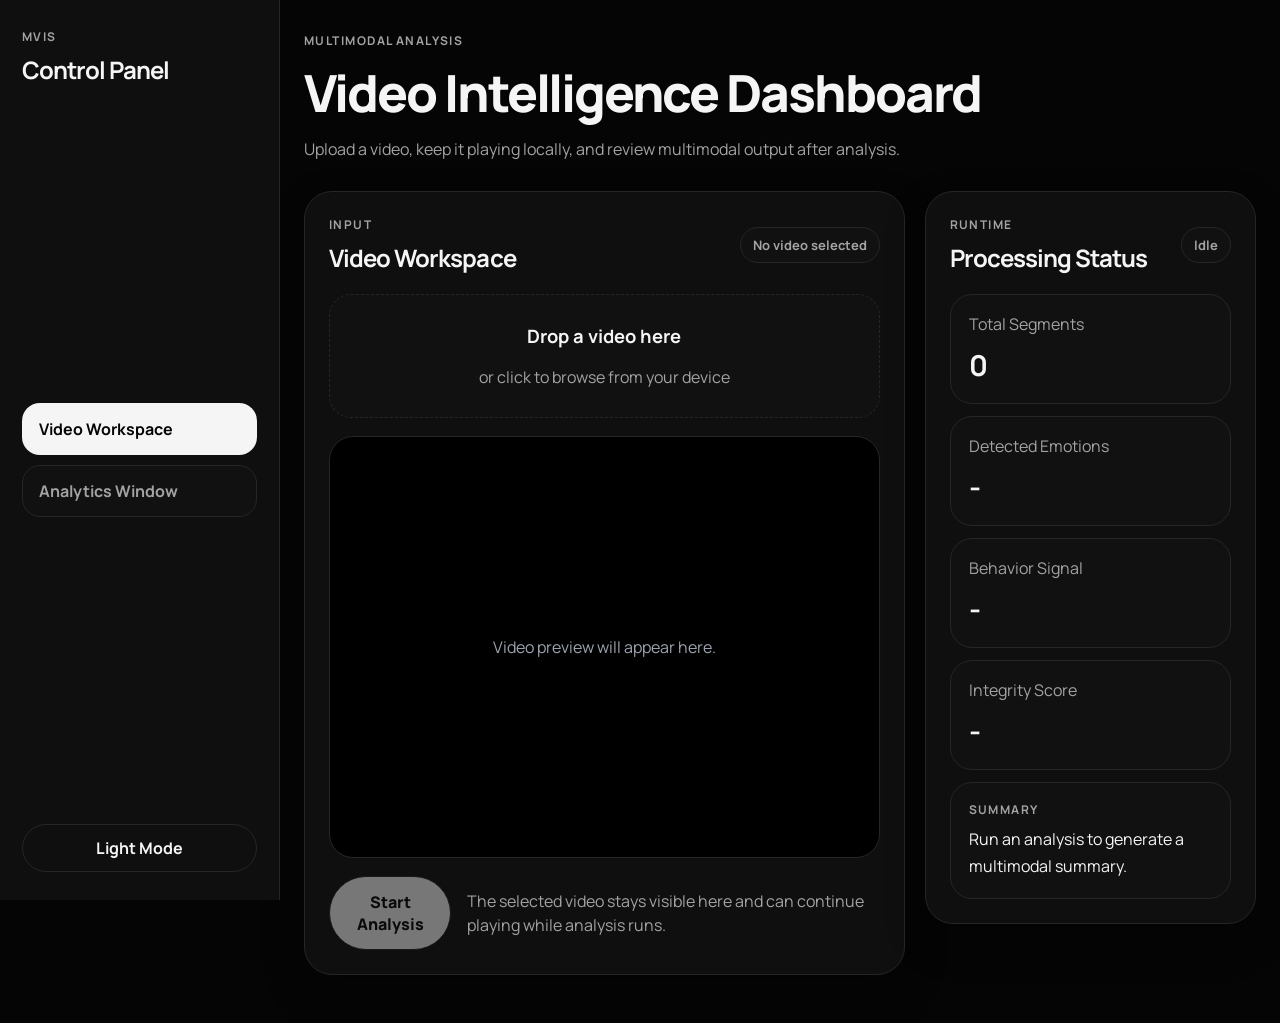
<file: static/index.html>
﻿<!DOCTYPE html>
<html lang="en">
<head>
    <meta charset="UTF-8">
    <meta name="viewport" content="width=device-width, initial-scale=1.0">
    <title>Multimodal Video Intelligence</title>
    <link rel="preconnect" href="https://fonts.googleapis.com">
    <link rel="preconnect" href="https://fonts.gstatic.com" crossorigin>
    <link href="https://fonts.googleapis.com/css2?family=Manrope:wght@400;500;600;700;800&display=swap" rel="stylesheet">
    <link rel="stylesheet" href="/static/style.css">
</head>
<body data-theme="dark">
    <div class="app-layout">
        <aside class="sidebar">
            <div>
                <p class="eyebrow">MVIS</p>
                <h2 class="sidebar-title">Control Panel</h2>
                <p class="sidebar-copy"></p>
            </div>
            <nav class="sidebar-nav">
                <a class="nav-link active" href="/">Video Workspace</a>
                <a class="nav-link" href="/analytics" target="_blank" rel="noreferrer">Analytics Window</a>
            </nav>
            <button id="theme-toggle" class="theme-toggle sidebar-theme" type="button" aria-label="Toggle theme">Light Mode</button>
        </aside>

        <div class="page-shell">
            <header class="topbar">
                <div>
                    <p class="eyebrow">Multimodal Analysis</p>
                    <h1>Video Intelligence Dashboard</h1>
                    <p class="subtitle">Upload a video, keep it playing locally, and review multimodal output after analysis.</p>
                </div>
            </header>

            <main class="layout-grid">
                <section class="panel panel-primary">
                    <div class="panel-header">
                        <div>
                            <p class="section-kicker">Input</p>
                            <h2>Video Workspace</h2>
                        </div>
                        <span id="file-chip" class="file-chip">No video selected</span>
                    </div>

                    <div id="drop-zone" class="drop-zone" tabindex="0">
                        <input type="file" id="file-input" accept=".mp4,.avi,.mov,.mkv" hidden>
                        <p class="drop-title">Drop a video here</p>
                        <p class="drop-copy">or click to browse from your device</p>
                    </div>

                    <div class="video-stage">
                        <video id="video-preview" class="video-preview hidden" controls playsinline></video>
                        <div id="video-placeholder" class="video-placeholder">
                            <p>Video preview will appear here.</p>
                        </div>
                    </div>

                    <div class="action-row">
                        <button id="process-btn" class="primary-btn" type="button" disabled>Start Analysis</button>
                        <p class="hint">The selected video stays visible here and can continue playing while analysis runs.</p>
                    </div>
                </section>

                <section class="panel panel-side">
                    <div class="panel-header">
                        <div>
                            <p class="section-kicker">Runtime</p>
                            <h2>Processing Status</h2>
                        </div>
                        <span id="status-badge" class="status-badge idle">Idle</span>
                    </div>

                    <div id="loading" class="processing-card hidden">
                        <div class="processing-spinner"></div>
                        <div>
                            <p class="processing-title">Analyzing video</p>
                            <p id="loading-message" class="processing-copy">Uploading and running multimodal pipeline...</p>
                        </div>
                    </div>

                    <div class="stats-grid">
                        <article class="stat-card">
                            <span>Total Segments</span>
                            <strong id="metric-segments">0</strong>
                        </article>
                        <article class="stat-card">
                            <span>Detected Emotions</span>
                            <strong id="metric-emotions">-</strong>
                        </article>
                        <article class="stat-card">
                            <span>Behavior Signal</span>
                            <strong id="metric-behaviors">-</strong>
                        </article>
                        <article class="stat-card">
                            <span>Integrity Score</span>
                            <strong id="metric-integrity">-</strong>
                        </article>
                    </div>

                    <div class="summary-block">
                        <p class="section-kicker">Summary</p>
                        <p id="summary-text">Run an analysis to generate a multimodal summary.</p>
                    </div>
                </section>
            </main>

            <section id="results-section" class="panel results-panel hidden">
                <div class="panel-header results-header">
                    <div>
                        <p class="section-kicker">Output</p>
                        <h2>Multimodal Timeline</h2>
                    </div>
                </div>

                <section class="chart-panel">
                    <div class="chart-header">
                        <div>
                            <p class="section-kicker">Emotion Trace</p>
                            <h3>Emotion Confidence Over Time</h3>
                        </div>
                        <div id="chart-legend" class="chart-legend"></div>
                    </div>
                    <div id="emotion-chart-empty" class="chart-empty">Emotion graph will appear here after analysis.</div>
                    <div id="emotion-chart" class="emotion-chart hidden"></div>
                </section>

                <div class="table-wrap">
                    <table>
                        <thead>
                            <tr>
                                <th>Timestamp</th>
                                <th>Speech</th>
                                <th>Emotion</th>
                                <th>Behavior</th>
                                <th>Insight</th>
                            </tr>
                        </thead>
                        <tbody id="timeline-body"></tbody>
                    </table>
                </div>
            </section>
        </div>
    </div>

    <script src="/static/script.js"></script>
</body>
</html>
</file>
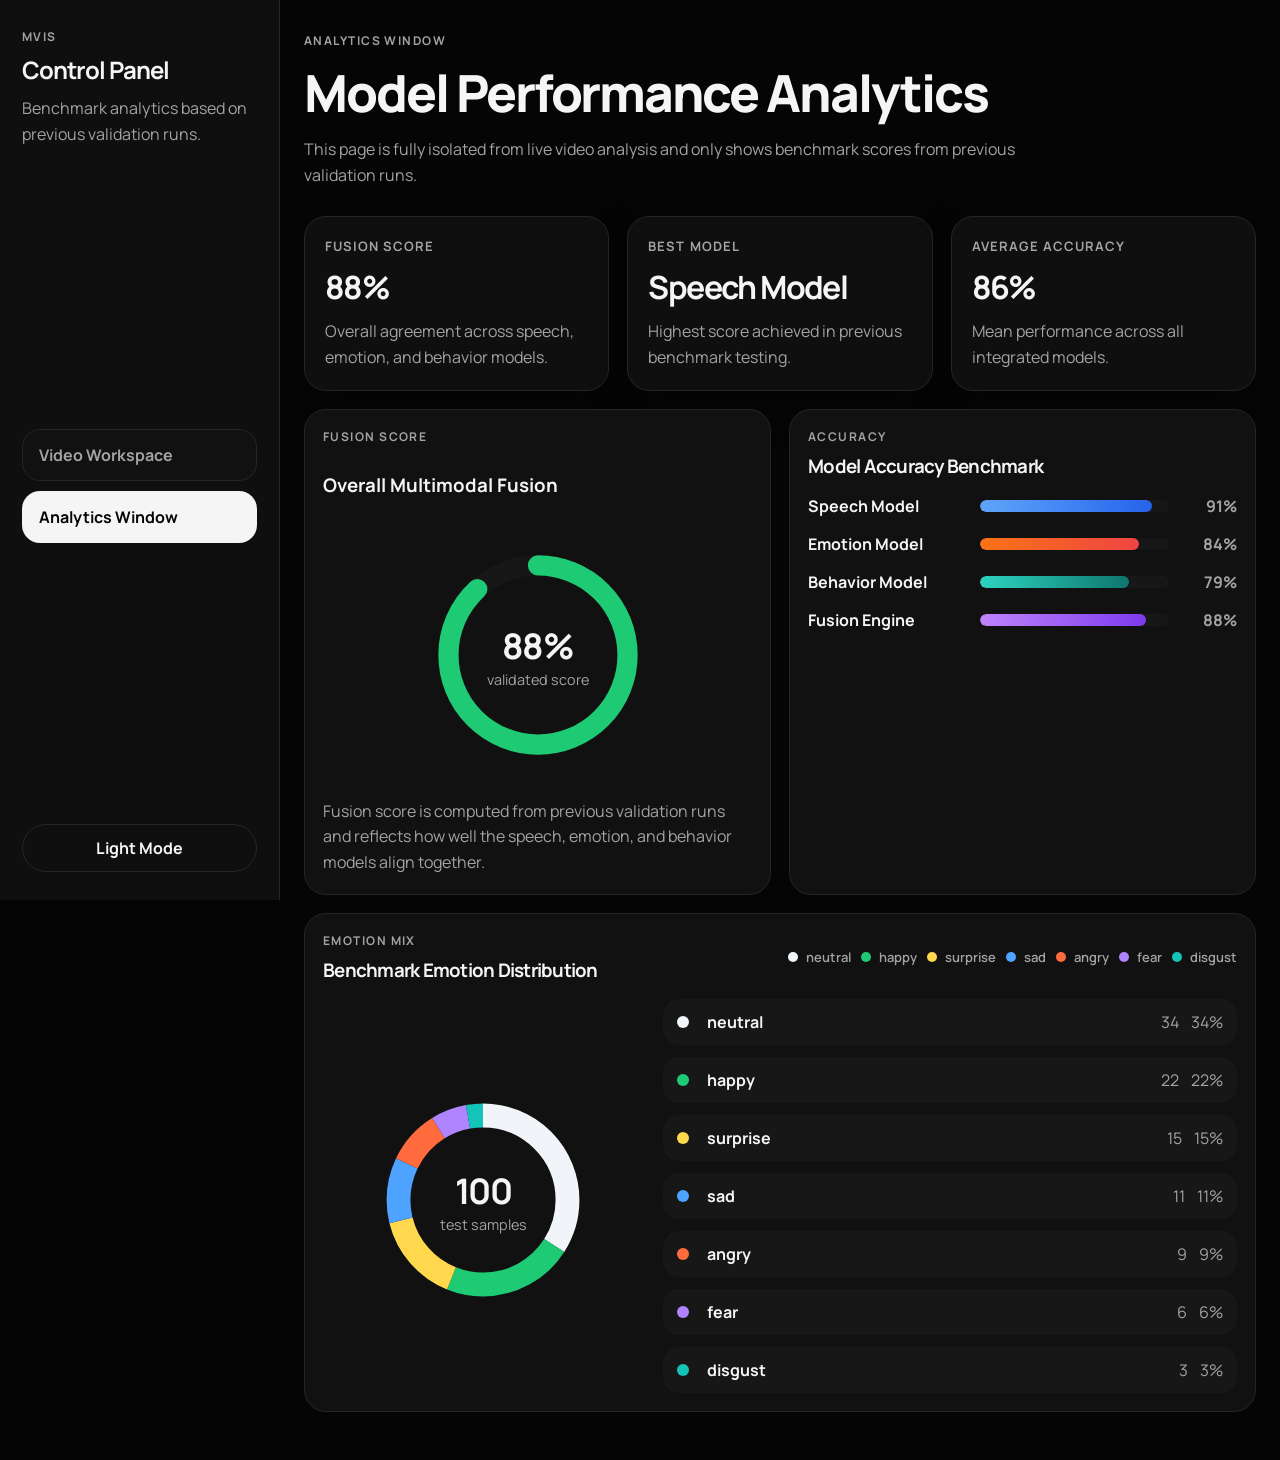
<file: static/analytics.html>
﻿<!DOCTYPE html>
<html lang="en">
<head>
    <meta charset="UTF-8">
    <meta name="viewport" content="width=device-width, initial-scale=1.0">
    <title>Analytics Window</title>
    <link rel="preconnect" href="https://fonts.googleapis.com">
    <link rel="preconnect" href="https://fonts.gstatic.com" crossorigin>
    <link href="https://fonts.googleapis.com/css2?family=Manrope:wght@400;500;600;700;800&display=swap" rel="stylesheet">
    <link rel="stylesheet" href="/static/style.css">
</head>
<body data-theme="dark">
    <div class="app-layout">
        <aside class="sidebar">
            <div>
                <p class="eyebrow">MVIS</p>
                <h2 class="sidebar-title">Control Panel</h2>
                <p class="sidebar-copy">Benchmark analytics based on previous validation runs.</p>
            </div>
            <nav class="sidebar-nav">
                <a class="nav-link" href="/">Video Workspace</a>
                <a class="nav-link active" href="/analytics">Analytics Window</a>
            </nav>
            <button id="theme-toggle" class="theme-toggle sidebar-theme" type="button">Light Mode</button>
        </aside>

        <div class="page-shell">
            <header class="topbar">
                <div>
                    <p class="eyebrow">Analytics Window</p>
                    <h1>Model Performance Analytics</h1>
                    <p class="subtitle">This page is fully isolated from live video analysis and only shows benchmark scores from previous validation runs.</p>
                </div>
            </header>

            <section class="analytics-summary-grid">
                <article class="summary-metric">
                    <span>Fusion Score</span>
                    <strong id="fusion-score-card">0%</strong>
                    <p>Overall agreement across speech, emotion, and behavior models.</p>
                </article>
                <article class="summary-metric">
                    <span>Best Model</span>
                    <strong id="best-model-card">-</strong>
                    <p>Highest score achieved in previous benchmark testing.</p>
                </article>
                <article class="summary-metric">
                    <span>Average Accuracy</span>
                    <strong id="average-accuracy-card">0%</strong>
                    <p>Mean performance across all integrated models.</p>
                </article>
            </section>

            <div class="analytics-grid">
                <article class="analytics-card analytics-hero">
                    <p class="section-kicker">Fusion Score</p>
                    <h3>Overall Multimodal Fusion</h3>
                    <div class="integrity-ring">
                        <svg id="integrity-ring-svg" viewBox="0 0 180 180" class="integrity-svg" aria-label="Fusion score gauge"></svg>
                        <div class="integrity-center">
                            <strong id="analytics-integrity">0%</strong>
                            <span>validated score</span>
                        </div>
                    </div>
                    <p id="integrity-copy" class="analytics-copy">Fusion score summarizes how consistently the individual models agree during benchmark evaluation.</p>
                </article>

                <article class="analytics-card">
                    <div class="chart-header compact">
                        <div>
                            <p class="section-kicker">Accuracy</p>
                            <h3>Model Accuracy Benchmark</h3>
                        </div>
                    </div>
                    <div id="model-bars" class="model-bars"></div>
                </article>

                <article class="analytics-card analytics-wide">
                    <div class="chart-header compact">
                        <div>
                            <p class="section-kicker">Emotion Mix</p>
                            <h3>Benchmark Emotion Distribution</h3>
                        </div>
                        <div id="donut-legend" class="chart-legend"></div>
                    </div>
                    <div class="donut-layout">
                        <div class="donut-wrap">
                            <svg id="emotion-donut" viewBox="0 0 240 240" class="donut-svg" aria-label="Emotion distribution chart"></svg>
                            <div class="donut-center">
                                <strong id="donut-total">0</strong>
                                <span>test samples</span>
                            </div>
                        </div>
                        <div id="emotion-breakdown" class="emotion-breakdown"></div>
                    </div>
                </article>
            </div>
        </div>
    </div>

    <script src="/static/analytics.js"></script>
</body>
</html>
</file>
<file: static/style.css>
﻿:root {
    color-scheme: dark;
    --bg: #050505;
    --panel: #0f0f0f;
    --panel-2: #171717;
    --surface: #111111;
    --surface-soft: #1b1b1b;
    --border: #262626;
    --text: #f5f5f5;
    --text-muted: #a3a3a3;
    --accent: #ffffff;
    --accent-strong: #d4d4d4;
    --success: #86efac;
    --danger: #fca5a5;
    --shadow: 0 18px 40px rgba(0, 0, 0, 0.28);
    --chart-grid: rgba(255, 255, 255, 0.08);
}

body[data-theme="light"] {
    color-scheme: light;
    --bg: #f3f4f6;
    --panel: #ffffff;
    --panel-2: #fafafa;
    --surface: #f8fafc;
    --surface-soft: #e5e7eb;
    --border: #d4d4d8;
    --text: #111111;
    --text-muted: #525252;
    --accent: #111111;
    --accent-strong: #404040;
    --success: #166534;
    --danger: #b91c1c;
    --shadow: 0 18px 40px rgba(15, 23, 42, 0.08);
    --chart-grid: rgba(17, 17, 17, 0.08);
}

* { box-sizing: border-box; }
html, body { margin: 0; min-height: 100%; }
body { font-family: 'Manrope', sans-serif; background: var(--bg); color: var(--text); transition: background-color 0.25s ease, color 0.25s ease; }
button, input, table, a { font: inherit; }
a { color: inherit; text-decoration: none; }

.app-layout {
    display: grid;
    grid-template-columns: 280px minmax(0, 1fr);
    min-height: 100vh;
}

.sidebar {
    position: sticky;
    top: 0;
    height: 100vh;
    padding: 28px 22px;
    background: var(--panel);
    border-right: 1px solid var(--border);
    display: flex;
    flex-direction: column;
    justify-content: space-between;
    gap: 24px;
}

.sidebar-title { margin: 0; font-size: 1.5rem; letter-spacing: -0.04em; }
.sidebar-copy { margin: 10px 0 0; color: var(--text-muted); line-height: 1.6; }
.sidebar-nav { display: grid; gap: 10px; }
.nav-link {
    display: block;
    padding: 14px 16px;
    border-radius: 18px;
    border: 1px solid var(--border);
    background: var(--surface);
    color: var(--text-muted);
    font-weight: 700;
}
.nav-link.active { background: var(--text); color: var(--bg); border-color: transparent; }
.sidebar-theme { width: 100%; justify-content: center; }

.page-shell { max-width: 1380px; margin: 0 auto; padding: 32px 24px 48px; width: 100%; }
.topbar { display: flex; justify-content: space-between; align-items: flex-start; gap: 20px; margin-bottom: 28px; }
.eyebrow, .section-kicker { margin: 0 0 8px; font-size: 12px; font-weight: 700; letter-spacing: 0.12em; text-transform: uppercase; color: var(--text-muted); }
.topbar h1, .panel-header h2, .chart-header h3 { margin: 0; letter-spacing: -0.04em; }
.topbar h1 { font-size: clamp(2rem, 4vw, 3.8rem); font-weight: 800; }
.subtitle { max-width: 720px; margin: 10px 0 0; color: var(--text-muted); line-height: 1.6; }
.theme-toggle, .primary-btn { border: 1px solid var(--border); border-radius: 999px; cursor: pointer; transition: transform 0.2s ease, background-color 0.2s ease, color 0.2s ease, border-color 0.2s ease; }
.theme-toggle { background: var(--panel); color: var(--text); padding: 12px 18px; font-weight: 700; display: inline-flex; align-items: center; justify-content: center; }
.theme-toggle:hover, .primary-btn:hover:not(:disabled) { transform: translateY(-1px); }
.layout-grid { display: grid; grid-template-columns: minmax(0, 1.45fr) minmax(320px, 0.8fr); gap: 20px; align-items: start; }
.panel { background: var(--panel); border: 1px solid var(--border); border-radius: 28px; box-shadow: var(--shadow); padding: 24px; }
.panel-header, .chart-header { display: flex; align-items: center; justify-content: space-between; gap: 16px; margin-bottom: 20px; }
.file-chip, .status-badge { border-radius: 999px; border: 1px solid var(--border); padding: 8px 12px; font-size: 13px; font-weight: 700; background: var(--surface); color: var(--text-muted); }
.status-badge.running { color: var(--accent); border-color: var(--accent-strong); }
.status-badge.done { color: var(--success); }
.status-badge.error { color: var(--danger); }
.drop-zone { border: 1px dashed var(--border); border-radius: 22px; min-height: 124px; background: var(--surface); display: grid; place-items: center; text-align: center; padding: 24px; cursor: pointer; transition: border-color 0.2s ease, background-color 0.2s ease; }
.drop-zone.active, .drop-zone:hover { border-color: var(--accent-strong); background: var(--surface-soft); }
.drop-title { margin: 0; font-size: 1.15rem; font-weight: 700; }
.drop-copy { margin: 8px 0 0; color: var(--text-muted); }
.video-stage { margin-top: 18px; border-radius: 24px; overflow: hidden; border: 1px solid var(--border); background: #000; min-height: 420px; display: grid; place-items: center; }
.video-preview { width: 100%; display: block; background: #000; }
.video-placeholder { min-height: 420px; display: grid; place-items: center; color: #9ca3af; padding: 24px; }
.action-row { display: flex; align-items: center; gap: 16px; margin-top: 18px; }
.primary-btn { background: var(--text); color: var(--bg); font-weight: 800; padding: 14px 22px; }
.primary-btn:disabled { opacity: 0.45; cursor: not-allowed; transform: none; }
.hint { margin: 0; color: var(--text-muted); line-height: 1.5; }
.processing-card { display: flex; gap: 14px; align-items: center; padding: 18px; border-radius: 22px; background: var(--surface); border: 1px solid var(--border); margin-bottom: 18px; }
.processing-spinner { width: 18px; height: 18px; border-radius: 50%; border: 2px solid var(--border); border-top-color: var(--text); animation: spin 0.9s linear infinite; }
.processing-title { margin: 0 0 6px; font-weight: 700; }
.processing-copy { margin: 0; color: var(--text-muted); }
.stats-grid { display: grid; grid-template-columns: 1fr; gap: 12px; }
.stat-card, .summary-block, .chart-panel, .analytics-card { background: var(--surface); border: 1px solid var(--border); border-radius: 22px; padding: 18px; }
.stat-card span { display: block; color: var(--text-muted); margin-bottom: 10px; }
.stat-card strong { font-size: 1.8rem; letter-spacing: -0.04em; }
.summary-block { margin-top: 12px; }
.summary-block p:last-child { margin: 0; color: var(--text); line-height: 1.7; }
.results-panel { margin-top: 20px; }
.results-header { align-items: flex-end; }
.chart-panel { margin-bottom: 18px; }
.chart-legend { display: flex; flex-wrap: wrap; gap: 10px; }
.legend-item { display: inline-flex; align-items: center; gap: 8px; color: var(--text-muted); font-size: 13px; font-weight: 600; }
.legend-swatch { width: 10px; height: 10px; border-radius: 999px; flex: 0 0 auto; }
.chart-empty { min-height: 280px; display: grid; place-items: center; color: var(--text-muted); background: linear-gradient(180deg, transparent, rgba(127, 127, 127, 0.03)); border-radius: 18px; }
.emotion-chart { position: relative; min-height: 320px; }
.chart-svg, .integrity-svg, .donut-svg { width: 100%; height: auto; display: block; overflow: visible; }
.axis-label, .tick-label { fill: var(--text-muted); font-family: 'Manrope', sans-serif; }
.axis-label { font-size: 12px; font-weight: 700; letter-spacing: 0.08em; text-transform: uppercase; }
.tick-label { font-size: 11px; font-weight: 600; }
.grid-line, .axis-line { stroke: var(--chart-grid); stroke-width: 1; }
.axis-line { stroke: var(--border); }
.series-line { fill: none; stroke-width: 3; stroke-linecap: round; stroke-linejoin: round; }
.series-point { stroke: var(--panel); stroke-width: 2; }
.point-hitbox { fill: transparent; cursor: pointer; }
.chart-tooltip { position: absolute; pointer-events: none; background: var(--panel-2); color: var(--text); border: 1px solid var(--border); border-radius: 14px; padding: 10px 12px; font-size: 12px; line-height: 1.5; box-shadow: var(--shadow); min-width: 140px; z-index: 5; }
.analytics-grid { display: grid; grid-template-columns: 1fr 1fr; gap: 18px; }
.analytics-summary-grid { display: grid; grid-template-columns: repeat(3, minmax(0, 1fr)); gap: 18px; margin-bottom: 18px; }
.summary-metric { background: var(--panel); border: 1px solid var(--border); border-radius: 22px; box-shadow: var(--shadow); padding: 20px; }
.summary-metric span { display: block; color: var(--text-muted); font-size: 13px; font-weight: 700; text-transform: uppercase; letter-spacing: 0.08em; }
.summary-metric strong { display: block; margin-top: 10px; font-size: 2rem; letter-spacing: -0.05em; }
.summary-metric p { margin: 10px 0 0; color: var(--text-muted); line-height: 1.6; }
.analytics-wide { grid-column: 1 / -1; }
.analytics-hero { display: flex; flex-direction: column; justify-content: space-between; }
.analytics-copy { margin: 14px 0 0; color: var(--text-muted); line-height: 1.6; }
.integrity-ring, .donut-wrap { position: relative; width: min(100%, 260px); margin: 8px auto 0; }
.integrity-center, .donut-center { position: absolute; inset: 0; display: flex; flex-direction: column; align-items: center; justify-content: center; text-align: center; }
.integrity-center strong, .donut-center strong { font-size: 2.2rem; letter-spacing: -0.05em; }
.integrity-center span, .donut-center span { color: var(--text-muted); font-size: 0.9rem; }
.ring-track { fill: none; stroke: var(--panel-2); stroke-width: 14; }
.ring-progress { fill: none; stroke-width: 14; stroke-linecap: round; transform: rotate(-90deg); transform-origin: 90px 90px; }
.model-bars { display: grid; gap: 16px; margin-top: 8px; }
.model-row { display: grid; grid-template-columns: 160px 1fr 56px; gap: 12px; align-items: center; }
.model-label { color: var(--text); font-weight: 700; }
.model-track { height: 12px; border-radius: 999px; background: var(--panel-2); overflow: hidden; }
.model-fill { height: 100%; border-radius: 999px; }
.model-value { text-align: right; color: var(--text-muted); font-weight: 700; }
.donut-layout { display: grid; grid-template-columns: minmax(240px, 320px) 1fr; gap: 20px; align-items: center; }
.donut-segment { fill: none; stroke-width: 22; transform: rotate(-90deg); transform-origin: 120px 120px; }
.emotion-breakdown { display: grid; gap: 12px; }
.breakdown-row { display: grid; grid-template-columns: 18px 1fr auto auto; gap: 12px; align-items: center; padding: 12px 14px; border-radius: 16px; background: var(--panel-2); }
.breakdown-swatch { width: 12px; height: 12px; border-radius: 999px; }
.breakdown-label { font-weight: 700; }
.breakdown-meta { color: var(--text-muted); }
.compact { margin-bottom: 16px; }
.table-wrap { overflow-x: auto; border: 1px solid var(--border); border-radius: 20px; }
table { width: 100%; border-collapse: collapse; background: var(--surface); }
th, td { padding: 16px; text-align: left; border-bottom: 1px solid var(--border); vertical-align: top; }
th { font-size: 12px; text-transform: uppercase; letter-spacing: 0.08em; color: var(--text-muted); background: var(--panel-2); }
tr:last-child td { border-bottom: none; }
tbody tr:hover { background: var(--surface-soft); }
.hidden { display: none !important; }
@keyframes spin { to { transform: rotate(360deg); } }
@media (max-width: 1080px) {
    .app-layout { grid-template-columns: 1fr; }
    .sidebar { position: static; height: auto; border-right: none; border-bottom: 1px solid var(--border); }
}
@media (max-width: 980px) {
    .layout-grid, .analytics-grid, .analytics-summary-grid, .donut-layout { grid-template-columns: 1fr; }
    .topbar, .action-row, .panel-header, .chart-header, .results-header { flex-direction: column; align-items: flex-start; }
    .video-stage, .video-placeholder { min-height: 280px; }
    .model-row { grid-template-columns: 1fr; }
    .analytics-wide { grid-column: auto; }
}
</file>
